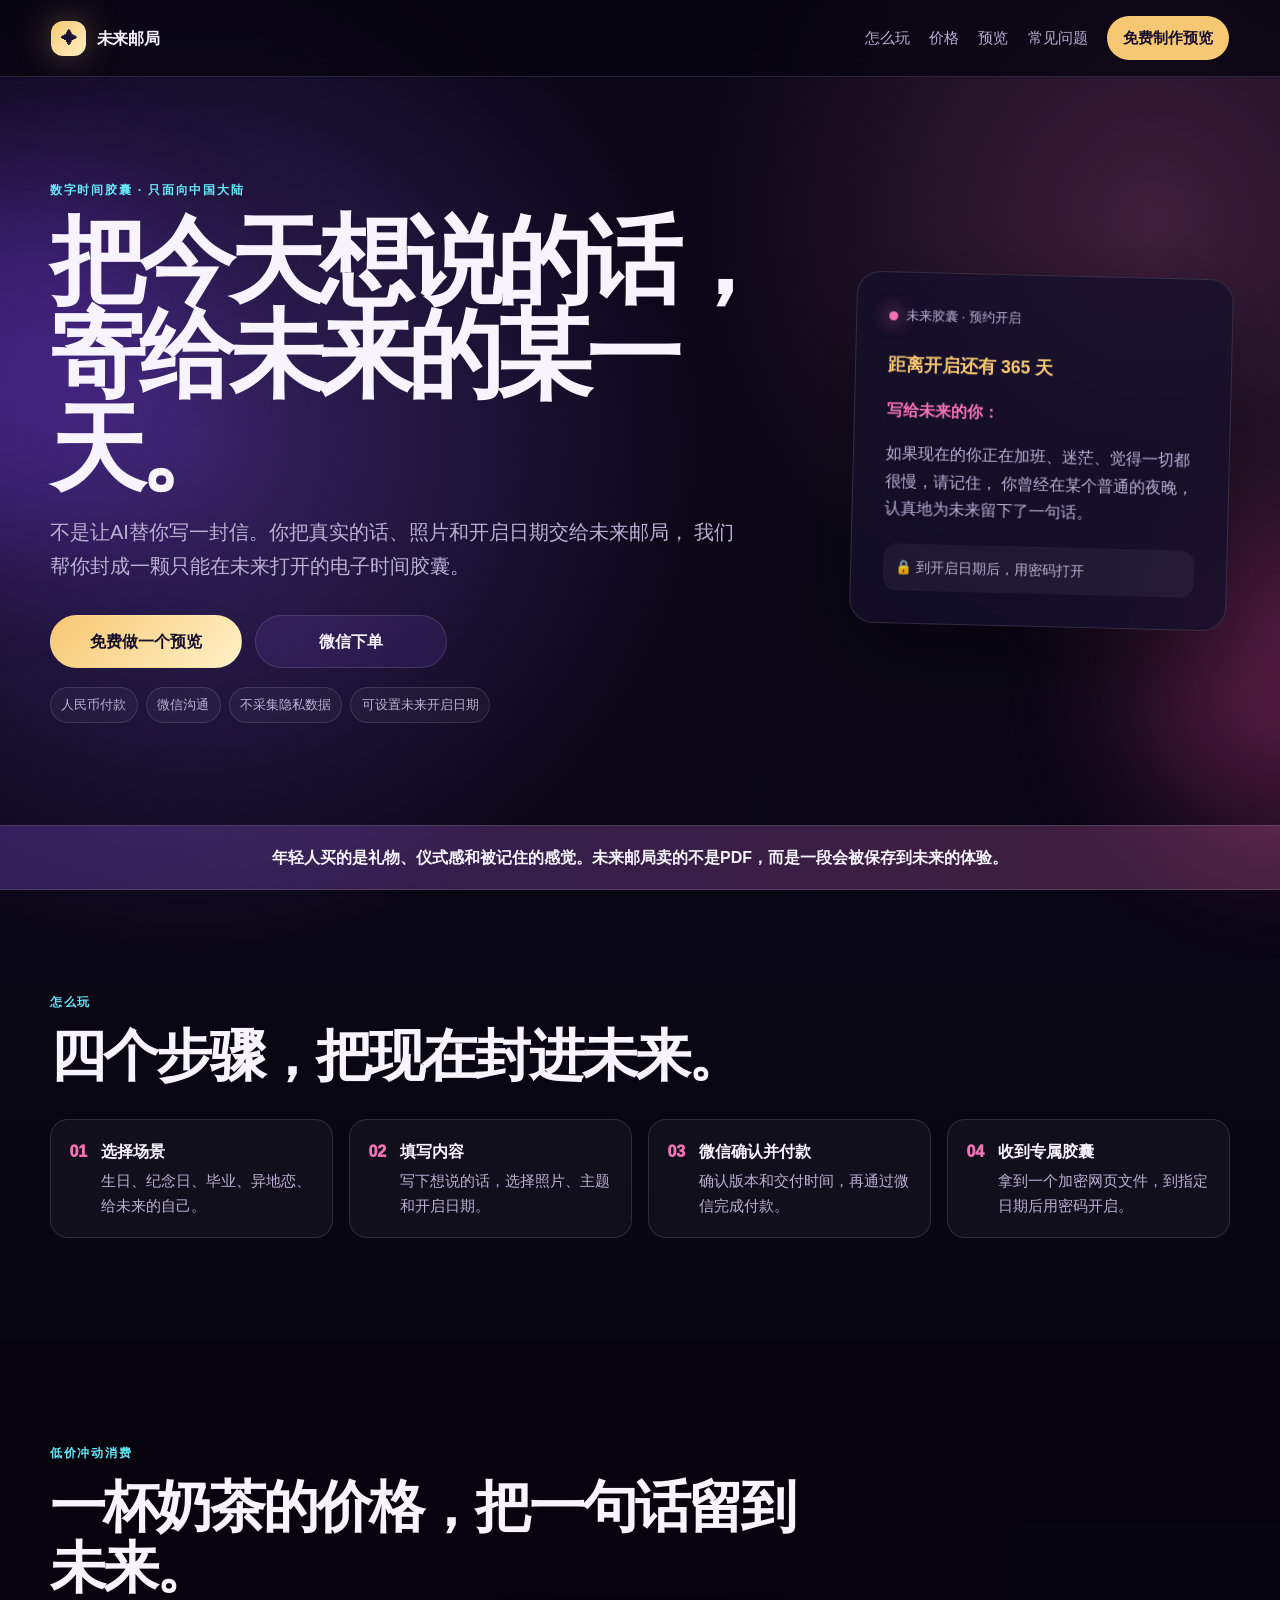
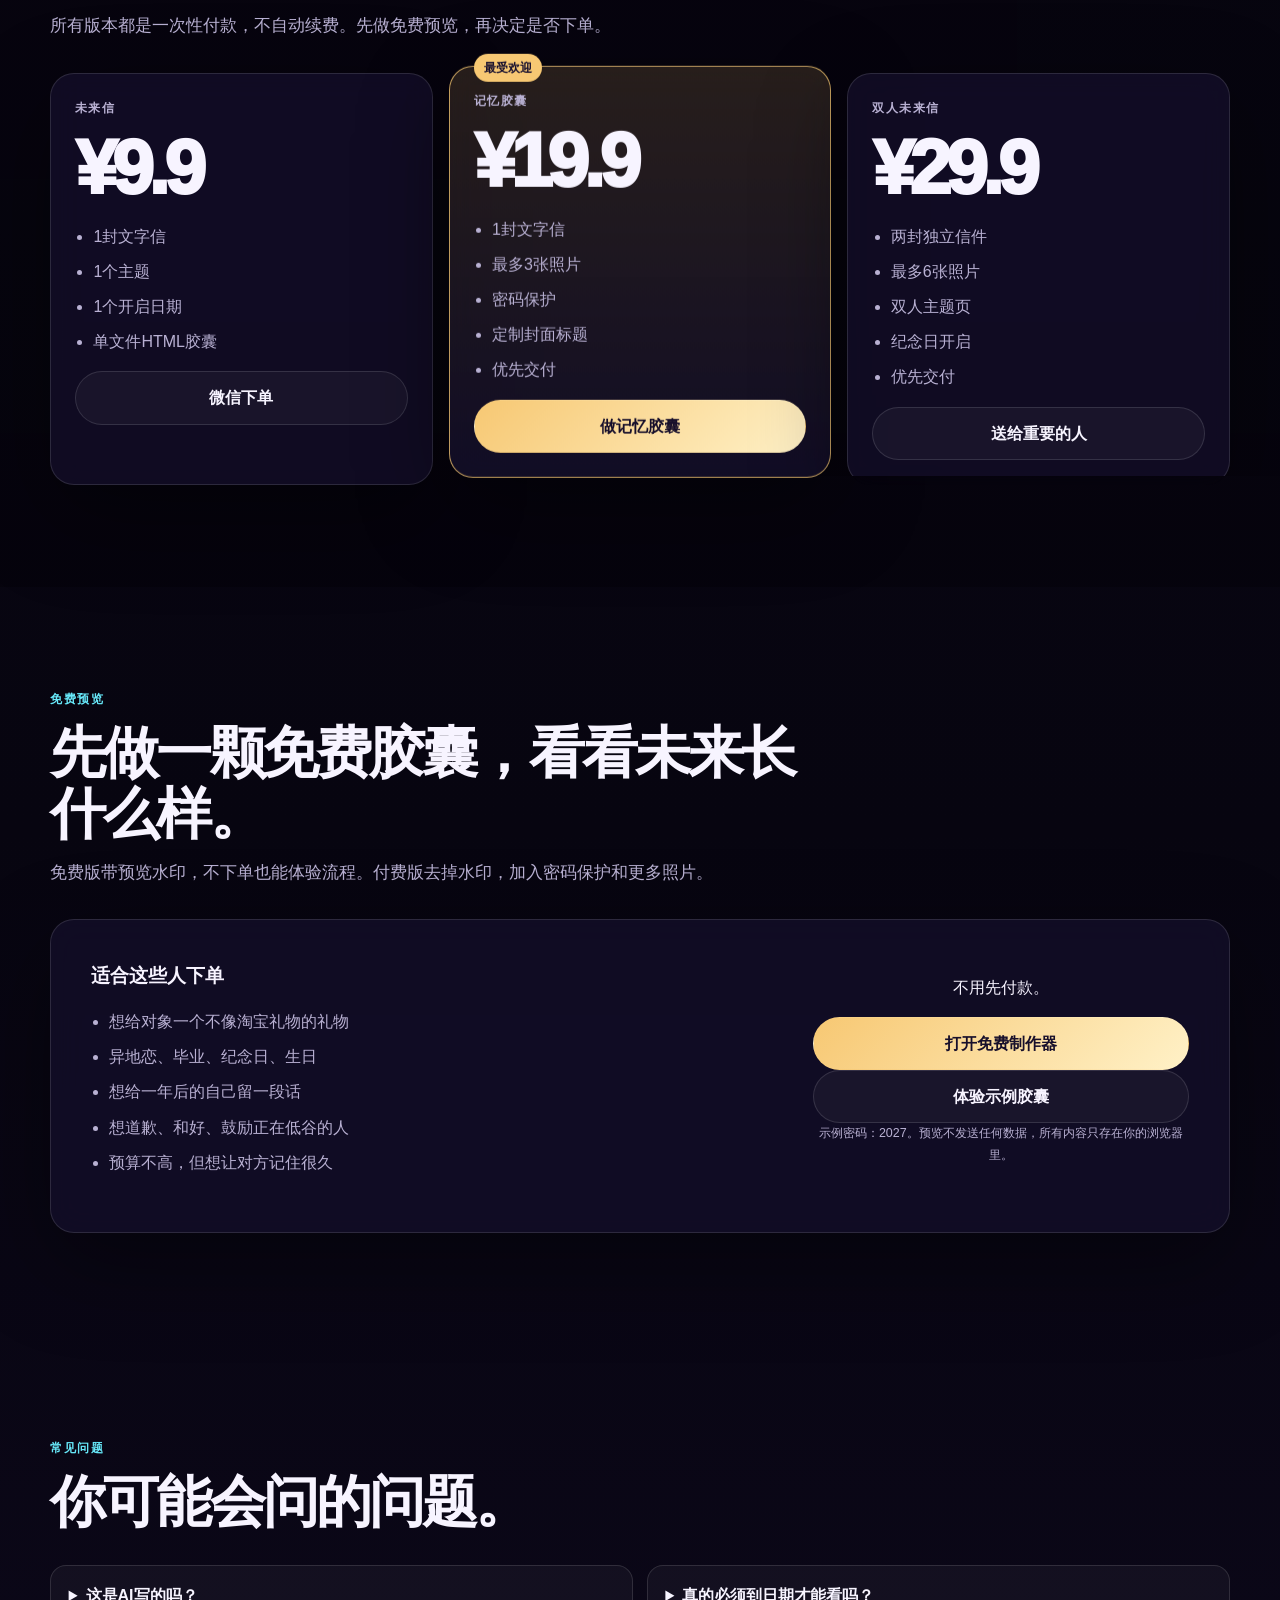
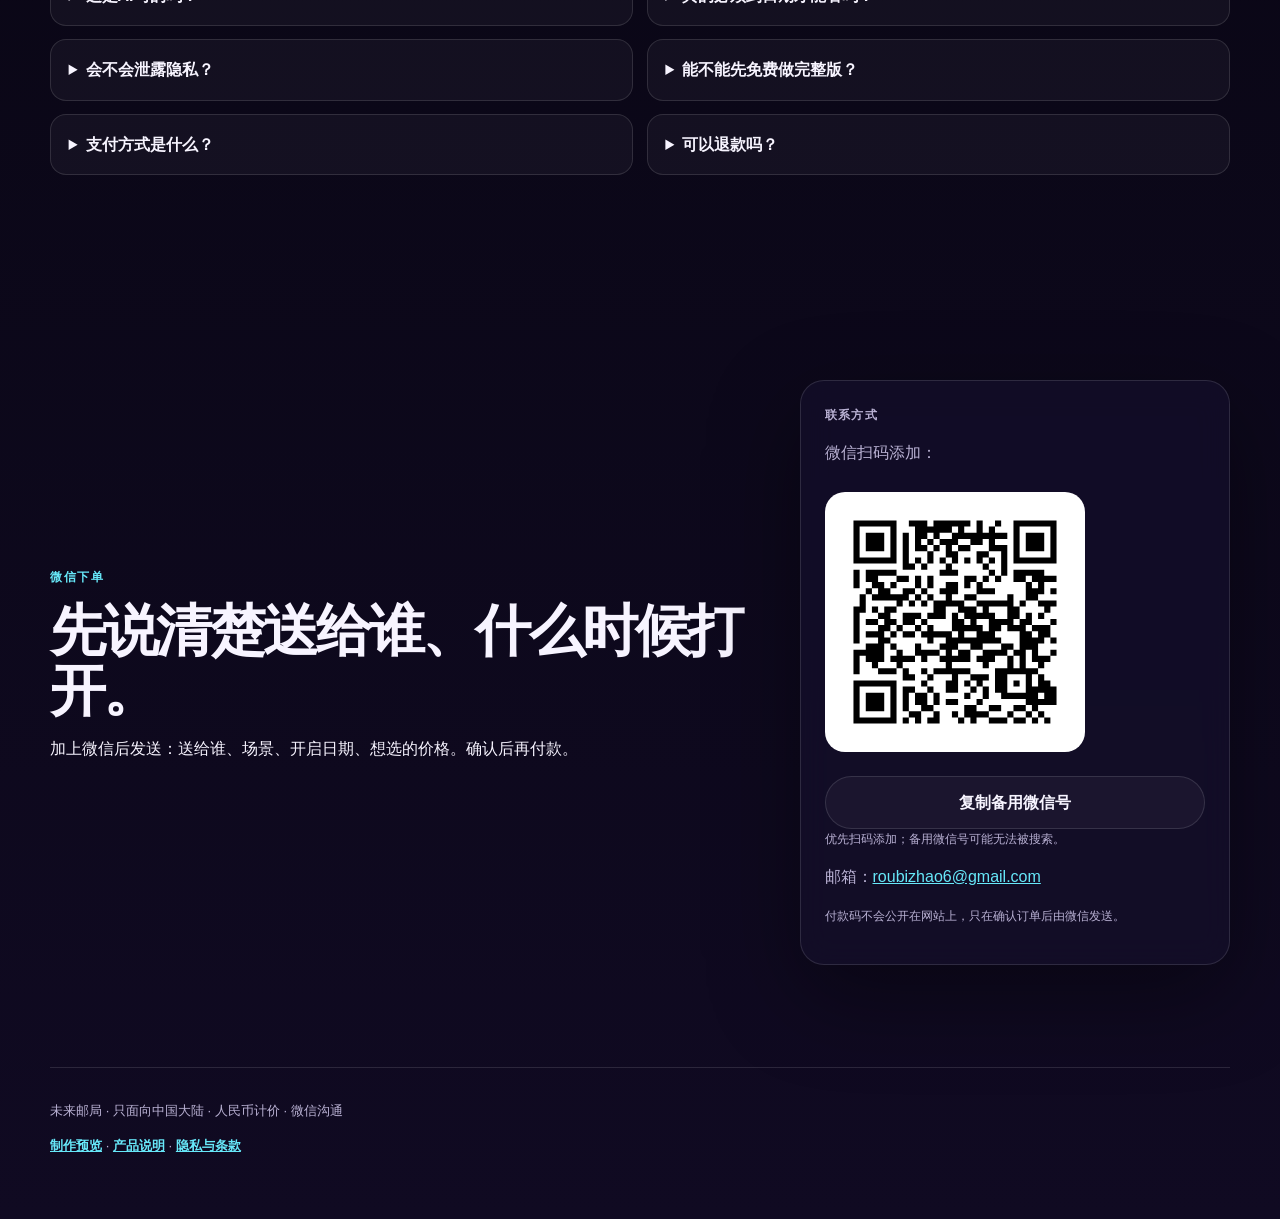
<file: future-post-office/index.html>
<!doctype html>
<html lang="zh-CN">
<head>
  <meta charset="utf-8">
  <meta name="viewport" content="width=device-width, initial-scale=1">
  <meta name="description" content="未来邮局：把今天想说的话、照片和开启日期，做成一颗只能在未来打开的电子时间胶囊。">
  <title>未来邮局 — 把今天寄给未来</title>
  <link rel="icon" href="favicon.svg" type="image/svg+xml">
  <link rel="stylesheet" href="styles.css">
</head>
<body>
  <div class="orb orb-a"></div>
  <div class="orb orb-b"></div>

  <header class="site-header">
    <a class="brand" href="#top">
      <span class="brand-mark">✦</span>
      <span>未来邮局</span>
    </a>
    <nav class="nav">
      <a href="#how">怎么玩</a>
      <a href="#pricing">价格</a>
      <a href="#sample">预览</a>
      <a href="#faq">常见问题</a>
      <a class="nav-cta" href="builder.html">免费制作预览</a>
    </nav>
  </header>

  <main id="top">
    <section class="hero section">
      <div class="hero-copy">
        <p class="eyebrow">数字时间胶囊 · 只面向中国大陆</p>
        <h1>把今天想说的话，寄给未来的某一天。</h1>
        <p class="lede">
          不是让AI替你写一封信。你把真实的话、照片和开启日期交给未来邮局，
          我们帮你封成一颗只能在未来打开的电子时间胶囊。
        </p>
        <div class="actions">
          <a class="button primary" href="builder.html">免费做一个预览</a>
          <a class="button secondary" href="#contact">微信下单</a>
        </div>
        <ul class="trust-list">
          <li>人民币付款</li>
          <li>微信沟通</li>
          <li>不采集隐私数据</li>
          <li>可设置未来开启日期</li>
        </ul>
      </div>

      <aside class="capsule-card">
        <div class="capsule-top">
          <span class="capsule-dot"></span>
          <span>未来胶囊 · 预约开启</span>
        </div>
        <div class="capsule-date" id="demo-countdown">距离开启还有 365 天</div>
        <p class="capsule-title">写给未来的你：</p>
        <p class="capsule-preview">
          如果现在的你正在加班、迷茫、觉得一切都很慢，请记住，
          你曾经在某个普通的夜晚，认真地为未来留下了一句话。
        </p>
        <div class="capsule-lock">🔒 到开启日期后，用密码打开</div>
      </aside>
    </section>

    <section class="strip">
      <p>年轻人买的是礼物、仪式感和被记住的感觉。未来邮局卖的不是PDF，而是一段会被保存到未来的体验。</p>
    </section>

    <section class="section" id="how">
      <div class="section-heading">
        <p class="eyebrow">怎么玩</p>
        <h2>四个步骤，把现在封进未来。</h2>
      </div>
      <ol class="steps">
        <li><span>01</span><div><strong>选择场景</strong><p>生日、纪念日、毕业、异地恋、给未来的自己。</p></div></li>
        <li><span>02</span><div><strong>填写内容</strong><p>写下想说的话，选择照片、主题和开启日期。</p></div></li>
        <li><span>03</span><div><strong>微信确认并付款</strong><p>确认版本和交付时间，再通过微信完成付款。</p></div></li>
        <li><span>04</span><div><strong>收到专属胶囊</strong><p>拿到一个加密网页文件，到指定日期后用密码开启。</p></div></li>
      </ol>
    </section>

    <section class="section dark-section" id="pricing">
      <div class="section-heading">
        <p class="eyebrow">低价冲动消费</p>
        <h2>一杯奶茶的价格，把一句话留到未来。</h2>
        <p>所有版本都是一次性付款，不自动续费。先做免费预览，再决定是否下单。</p>
      </div>
      <div class="grid three">
        <article class="price-card">
          <p class="plan">未来信</p>
          <p class="price">¥9.9</p>
          <ul>
            <li>1封文字信</li>
            <li>1个主题</li>
            <li>1个开启日期</li>
            <li>单文件HTML胶囊</li>
          </ul>
          <a class="button full" href="#contact">微信下单</a>
        </article>
        <article class="price-card featured">
          <p class="badge">最受欢迎</p>
          <p class="plan">记忆胶囊</p>
          <p class="price">¥19.9</p>
          <ul>
            <li>1封文字信</li>
            <li>最多3张照片</li>
            <li>密码保护</li>
            <li>定制封面标题</li>
            <li>优先交付</li>
          </ul>
          <a class="button full primary" href="#contact">做记忆胶囊</a>
        </article>
        <article class="price-card">
          <p class="plan">双人未来信</p>
          <p class="price">¥29.9</p>
          <ul>
            <li>两封独立信件</li>
            <li>最多6张照片</li>
            <li>双人主题页</li>
            <li>纪念日开启</li>
            <li>优先交付</li>
          </ul>
          <a class="button full" href="#contact">送给重要的人</a>
        </article>
      </div>
    </section>

    <section class="section" id="sample">
      <div class="section-heading">
        <p class="eyebrow">免费预览</p>
        <h2>先做一颗免费胶囊，看看未来长什么样。</h2>
        <p>免费版带预览水印，不下单也能体验流程。付费版去掉水印，加入密码保护和更多照片。</p>
      </div>
      <div class="preview-panel">
        <div class="preview-copy">
          <h3>适合这些人下单</h3>
          <ul class="check-list">
            <li>想给对象一个不像淘宝礼物的礼物</li>
            <li>异地恋、毕业、纪念日、生日</li>
            <li>想给一年后的自己留一段话</li>
            <li>想道歉、和好、鼓励正在低谷的人</li>
            <li>预算不高，但想让对方记住很久</li>
          </ul>
        </div>
        <div class="preview-cta">
          <p>不用先付款。</p>
          <a class="button primary full" href="builder.html">打开免费制作器</a>
          <a class="button full" href="samples/sample-locked-capsule.html">体验示例胶囊</a>
          <p class="fine-print">示例密码：2027。预览不发送任何数据，所有内容只存在你的浏览器里。</p>
        </div>
      </div>
    </section>

    <section class="section" id="faq">
      <div class="section-heading">
        <p class="eyebrow">常见问题</p>
        <h2>你可能会问的问题。</h2>
      </div>
      <div class="faq-grid">
        <details><summary>这是AI写的吗？</summary><p>你可以自己写，也可以用AI帮你整理语气。最终内容由你确认。未来邮局负责排版、封装、密码和日期开启体验。</p></details>
        <details><summary>真的必须到日期才能看吗？</summary><p>付费版会根据设备时间显示倒计时，并通过密码保护内容。它适合做仪式感礼物，不适合存放机密信息。</p></details>
        <details><summary>会不会泄露隐私？</summary><p>预览只保存在浏览器。正式交付默认只保留订单所需信息，交付完成后按约定删除原始材料。</p></details>
        <details><summary>能不能先免费做完整版？</summary><p>不能。可以免费预览，但正式版需要确认版本和付款，避免无限免费制作。</p></details>
        <details><summary>支付方式是什么？</summary><p>面向中国大陆客户，只收人民币。先通过微信确认需求，再按约定完成个人转账。</p></details>
        <details><summary>可以退款吗？</summary><p>未开始制作且无法交付时退款。已经完成并交付的定制文件不因主观改变主意自动退款。</p></details>
      </div>
    </section>

    <section class="contact section" id="contact">
      <div>
        <p class="eyebrow">微信下单</p>
        <h2>先说清楚送给谁、什么时候打开。</h2>
        <p>加上微信后发送：送给谁、场景、开启日期、想选的价格。确认后再付款。</p>
      </div>
      <div class="contact-card">
        <p class="card-label">联系方式</p>
        <p>微信扫码添加：</p>
        <img class="contact-qr" src="assets/wechat-contact-qr.svg" alt="未来邮局微信加好友二维码">
        <button class="button full" type="button" data-copy-wechat>复制备用微信号</button>
        <p class="fine-print" data-wechat-status>优先扫码添加；备用微信号可能无法被搜索。</p>
        <p>邮箱：<a href="mailto:roubizhao6@gmail.com">roubizhao6@gmail.com</a></p>
        <p class="fine-print">付款码不会公开在网站上，只在确认订单后由微信发送。</p>
      </div>
    </section>
  </main>

  <footer class="site-footer">
    <p>未来邮局 · 只面向中国大陆 · 人民币计价 · 微信沟通</p>
    <p><a href="builder.html">制作预览</a> · <a href="docs/01-product.md">产品说明</a> · <a href="docs/05-privacy-terms.md">隐私与条款</a></p>
  </footer>

  <script src="app.js"></script>
</body>
</html>
</file>
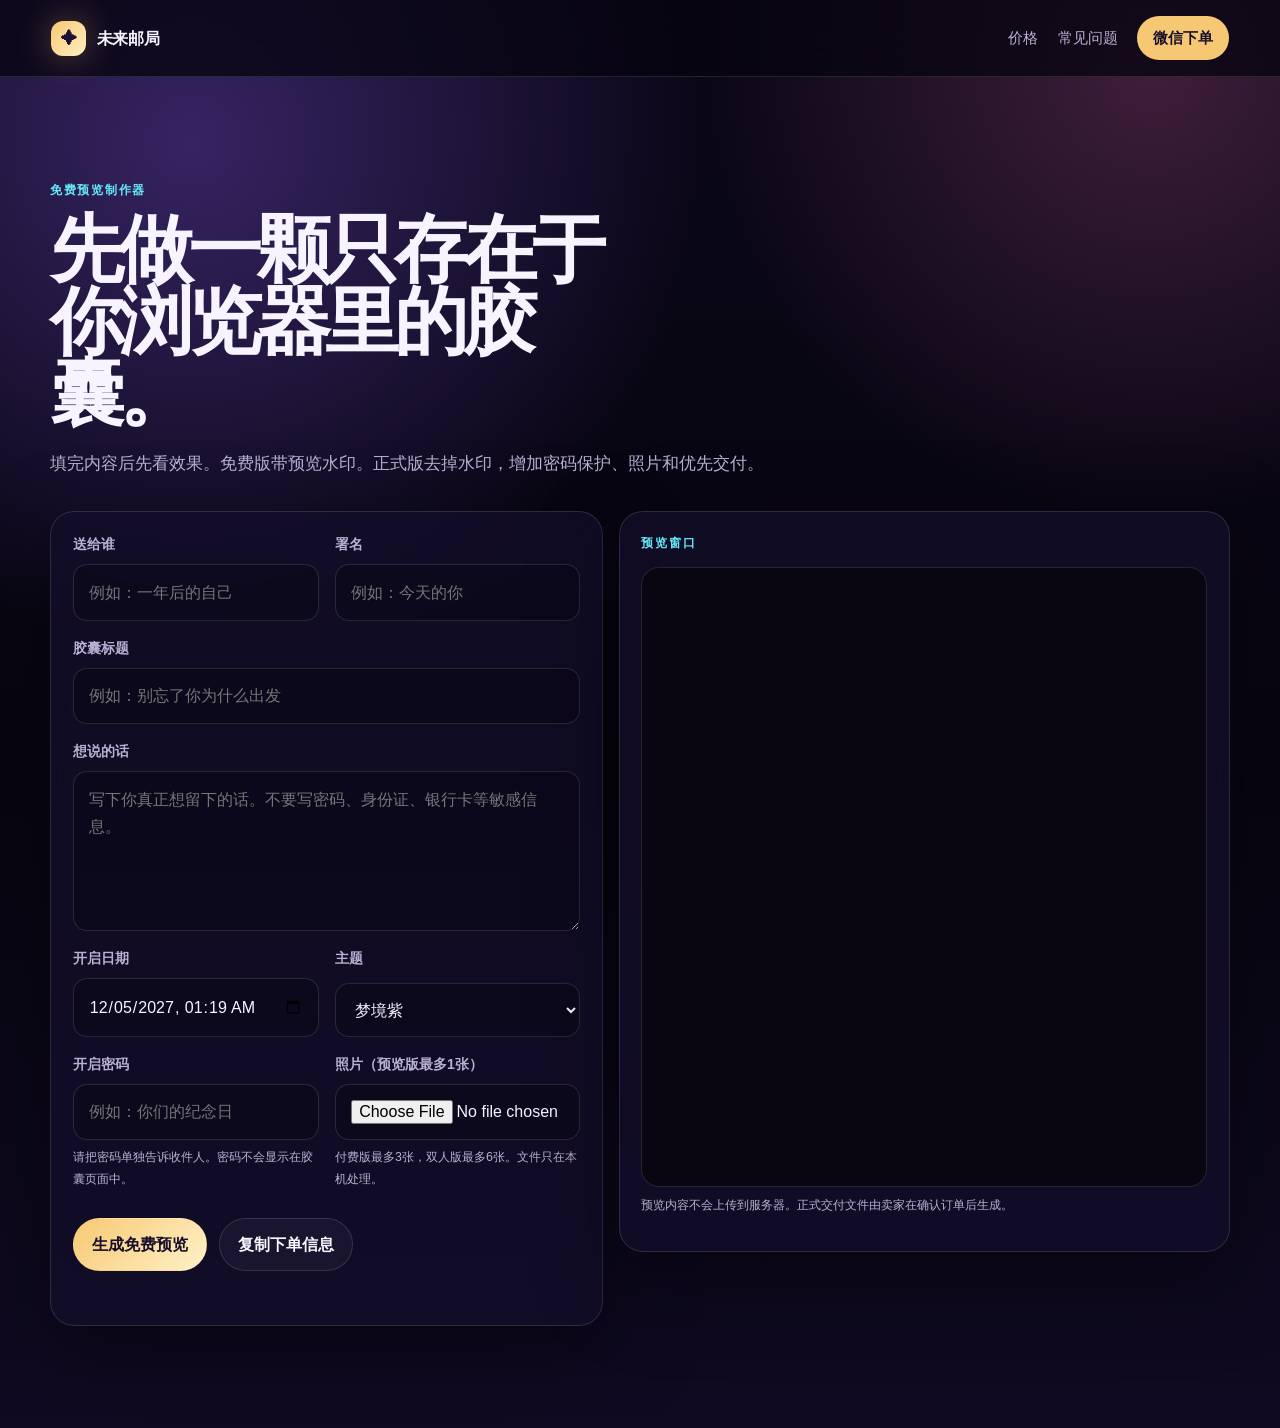
<file: future-post-office/builder.html>
<!doctype html>
<html lang="zh-CN">
<head>
  <meta charset="utf-8">
  <meta name="viewport" content="width=device-width, initial-scale=1">
  <meta name="description" content="未来邮局免费预览制作器。">
  <title>免费制作未来胶囊 — 未来邮局</title>
  <link rel="icon" href="favicon.svg" type="image/svg+xml">
  <link rel="stylesheet" href="styles.css">
</head>
<body>
  <header class="site-header">
    <a class="brand" href="index.html"><span class="brand-mark">✦</span><span>未来邮局</span></a>
    <nav class="nav">
      <a href="index.html#pricing">价格</a>
      <a href="index.html#faq">常见问题</a>
      <a class="nav-cta" href="index.html#contact">微信下单</a>
    </nav>
  </header>

  <main class="section">
    <div class="section-heading">
      <p class="eyebrow">免费预览制作器</p>
      <h1 style="font-size:clamp(2.4rem,6vw,4.6rem)">先做一颗只存在于你浏览器里的胶囊。</h1>
      <p>填完内容后先看效果。免费版带预览水印。正式版去掉水印，增加密码保护、照片和优先交付。</p>
    </div>

    <div class="builder-layout">
      <section class="builder-card">
        <form id="capsule-form">
          <div class="form-grid">
            <div class="field">
              <label for="recipient">送给谁</label>
              <input id="recipient" name="recipient" maxlength="30" placeholder="例如：一年后的自己" required>
            </div>
            <div class="field">
              <label for="sender">署名</label>
              <input id="sender" name="sender" maxlength="30" placeholder="例如：今天的你">
            </div>
            <div class="field full">
              <label for="title">胶囊标题</label>
              <input id="title" name="title" maxlength="50" placeholder="例如：别忘了你为什么出发" required>
            </div>
            <div class="field full">
              <label for="message">想说的话</label>
              <textarea id="message" name="message" maxlength="4000" placeholder="写下你真正想留下的话。不要写密码、身份证、银行卡等敏感信息。" required></textarea>
            </div>
            <div class="field">
              <label for="openAt">开启日期</label>
              <input id="openAt" name="openAt" type="datetime-local" required>
            </div>
            <div class="field">
              <label for="theme">主题</label>
              <select id="theme" name="theme">
                <option value="dream">梦境紫</option>
                <option value="dawn">黎明橙</option>
                <option value="bloom">花期粉</option>
              </select>
            </div>
            <div class="field">
              <label for="password">开启密码</label>
              <input id="password" name="password" type="password" minlength="4" maxlength="30" placeholder="例如：你们的纪念日" required>
              <p class="file-note">请把密码单独告诉收件人。密码不会显示在胶囊页面中。</p>
            </div>
            <div class="field">
              <label for="photos">照片（预览版最多1张）</label>
              <input id="photos" name="photos" type="file" accept="image/png,image/jpeg,image/webp">
              <p class="file-note">付费版最多3张，双人版最多6张。文件只在本机处理。</p>
            </div>
          </div>

          <div class="form-actions">
            <button class="button primary" type="submit">生成免费预览</button>
            <button class="button" type="button" id="copy-order">复制下单信息</button>
            <button class="button primary" type="button" id="download-capsule" hidden>下载正式版胶囊</button>
          </div>
          <p class="status" id="builder-status"></p>
        </form>
      </section>

      <section class="builder-card">
        <p class="eyebrow">预览窗口</p>
        <iframe class="preview-frame" id="preview-frame" title="胶囊预览"></iframe>
        <p class="fine-print">预览内容不会上传到服务器。正式交付文件由卖家在确认订单后生成。</p>
      </section>
    </div>
  </main>

  <script src="capsule-engine.js"></script>
  <script>window.CAPSULE_MODE = "preview";</script>
  <script src="builder.js"></script>
</body>
</html>
</file>
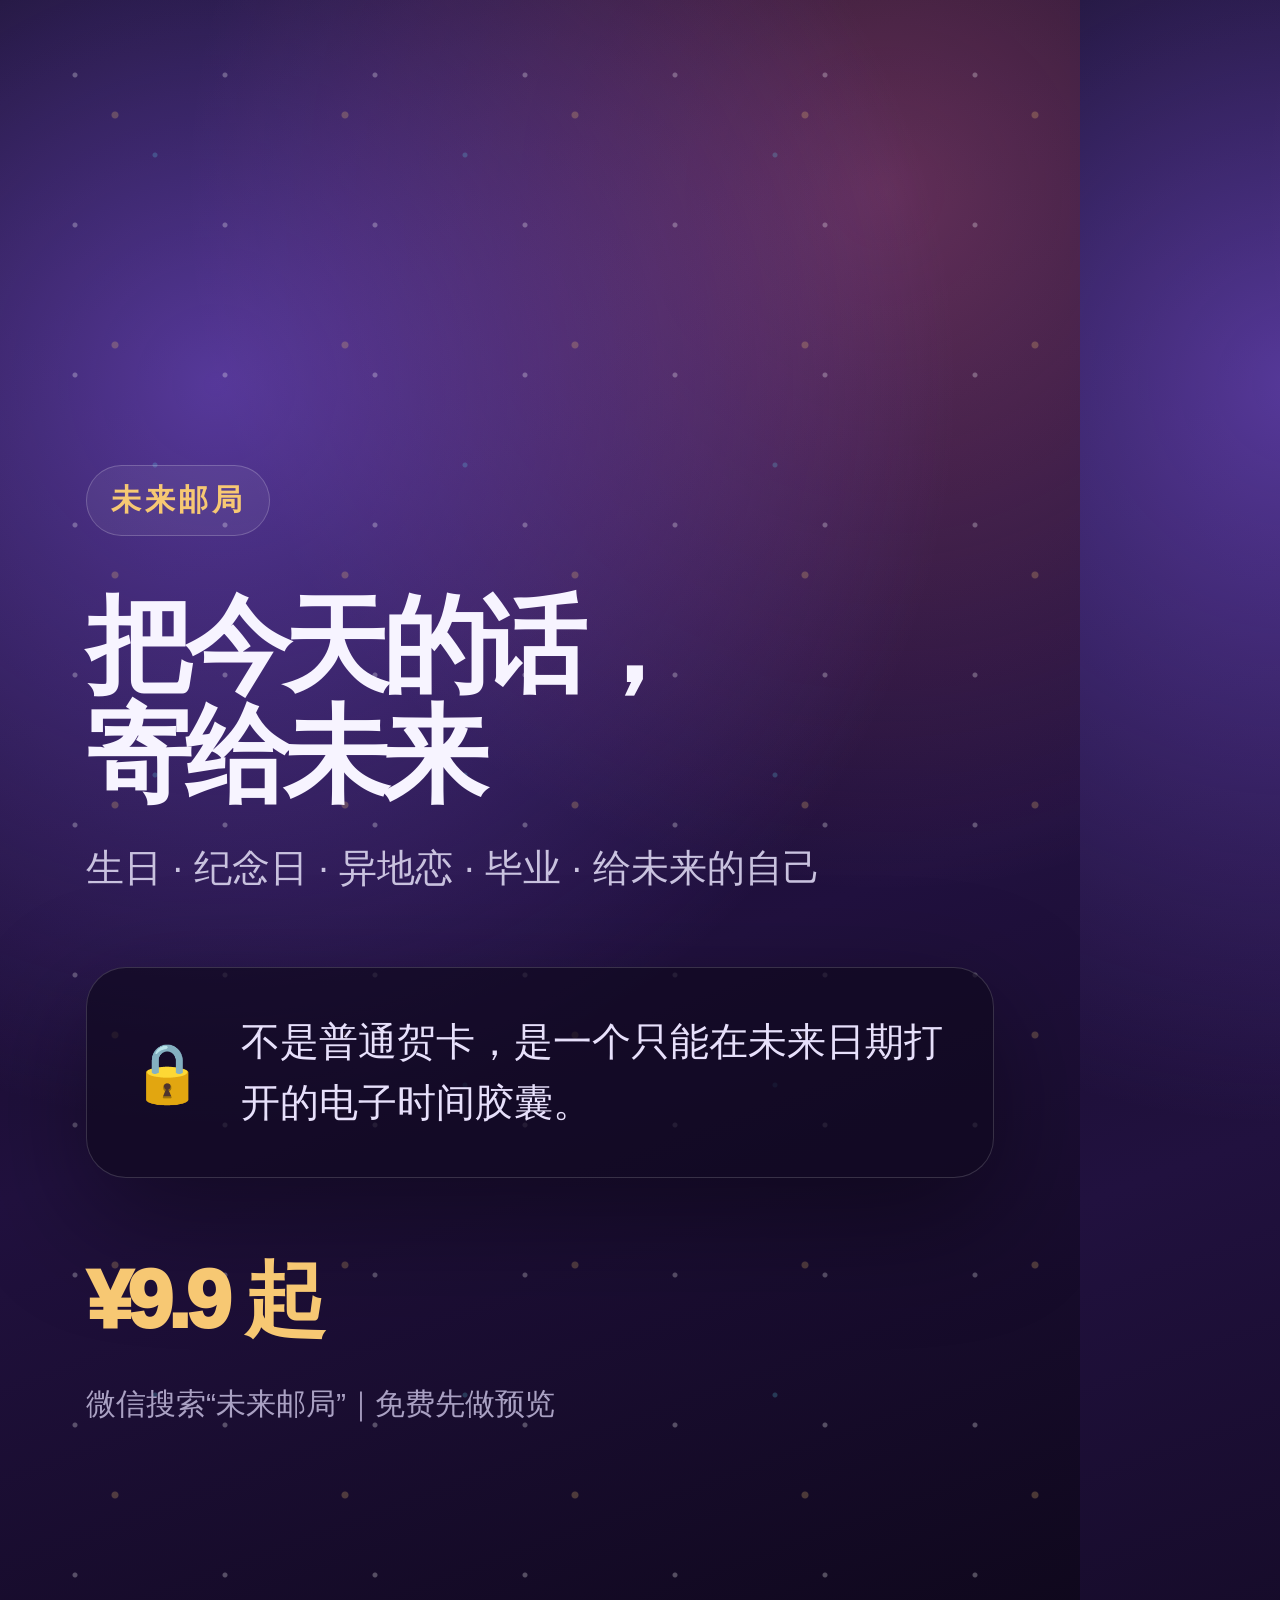
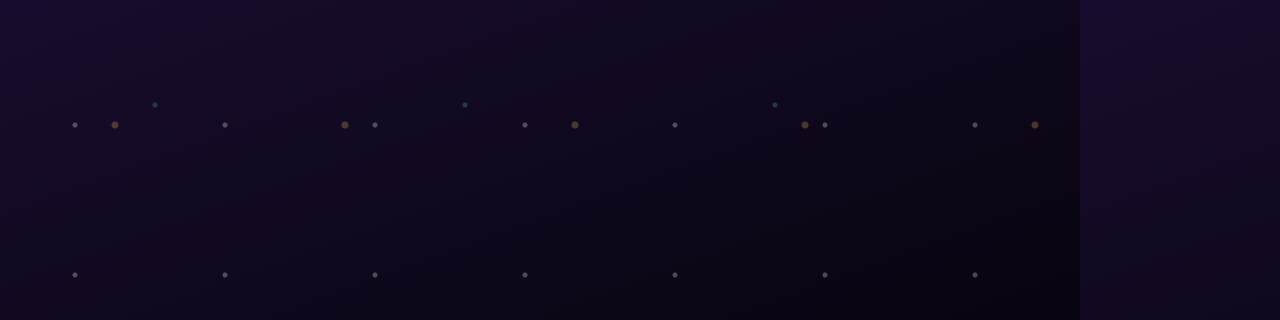
<file: future-post-office/marketing/poster.html>
<!doctype html>
<html lang="zh-CN">
<head>
  <meta charset="utf-8">
  <meta name="viewport" content="width=1080,height=1920,initial-scale=1">
  <title>未来邮局宣传海报</title>
  <link rel="stylesheet" href="poster.css">
</head>
<body>
  <main class="poster">
    <div class="stars"></div>
    <div class="badge" id="badge">未来邮局</div>
    <h1 id="title">把今天的话，寄给未来</h1>
    <p class="sub" id="subtitle">生日 · 纪念日 · 异地恋 · 毕业 · 给未来的自己</p>
    <div class="capsule">
      <span class="lock">🔒</span>
      <p id="detail">不是普通贺卡，是一个只能在未来日期打开的电子时间胶囊。</p>
    </div>
    <div class="price" id="price">¥9.9 起</div>
    <p class="footer">微信搜索“未来邮局”｜免费先做预览</p>
  </main>
  <script src="poster.js"></script>
</body>
</html>
</file>
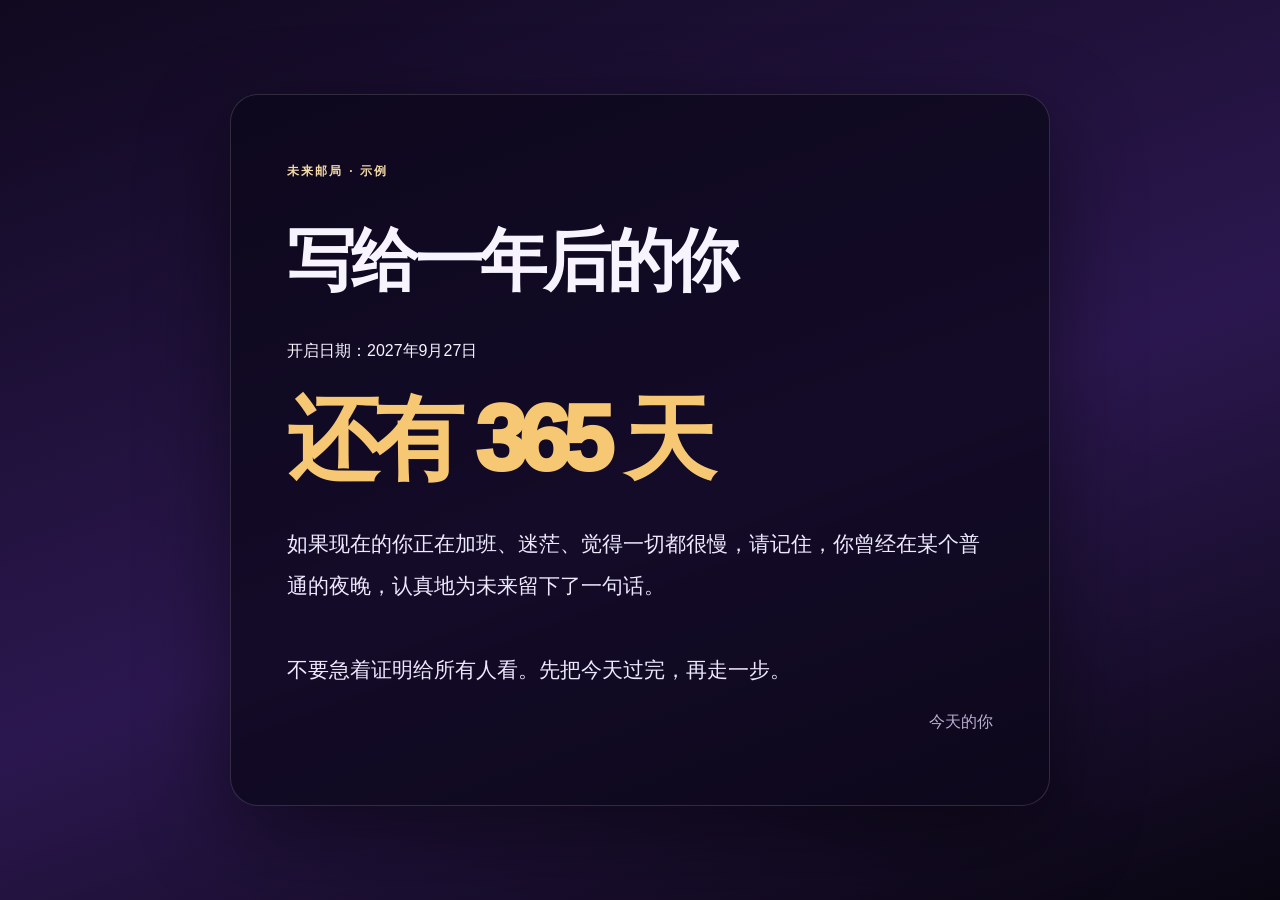
<file: future-post-office/samples/sample-capsule.html>
<!doctype html>
<html lang="zh-CN">
<head>
<meta charset="utf-8">
<meta name="viewport" content="width=device-width, initial-scale=1">
<title>未来邮局示例胶囊</title>
<style>
*{box-sizing:border-box}body{margin:0;min-height:100vh;display:grid;place-items:center;padding:24px;background:linear-gradient(160deg,#10091f,#2b174f 55%,#090611);color:#f7f4ff;font-family:-apple-system,BlinkMacSystemFont,"PingFang SC","Microsoft YaHei",sans-serif}
.shell{width:min(820px,100%);padding:clamp(24px,6vw,56px);border:1px solid rgba(255,255,255,.14);border-radius:28px;background:rgba(12,8,25,.72);box-shadow:0 30px 90px rgba(0,0,0,.48)}
.eyebrow{color:#f3d9a5;font-size:12px;font-weight:900;letter-spacing:.18em;text-transform:uppercase}h1{font-size:clamp(36px,8vw,68px);line-height:1.03;letter-spacing:-.06em}.count{color:#f7c873;font-size:clamp(42px,12vw,92px);font-weight:950;letter-spacing:-.08em}.letter{font-size:clamp(17px,3vw,21px);line-height:2;color:#eee9ff}.sig{text-align:right;color:#b9b1d3}
</style>
</head>
<body>
  <main class="shell">
    <p class="eyebrow">未来邮局 · 示例</p>
    <h1>写给一年后的你</h1>
    <p>开启日期：2027年9月27日</p>
    <div class="count">还有 365 天</div>
    <p class="letter">
      如果现在的你正在加班、迷茫、觉得一切都很慢，请记住，你曾经在某个普通的夜晚，认真地为未来留下了一句话。<br><br>
      不要急着证明给所有人看。先把今天过完，再走一步。
    </p>
    <p class="sig">今天的你</p>
  </main>
</body>
</html>
</file>
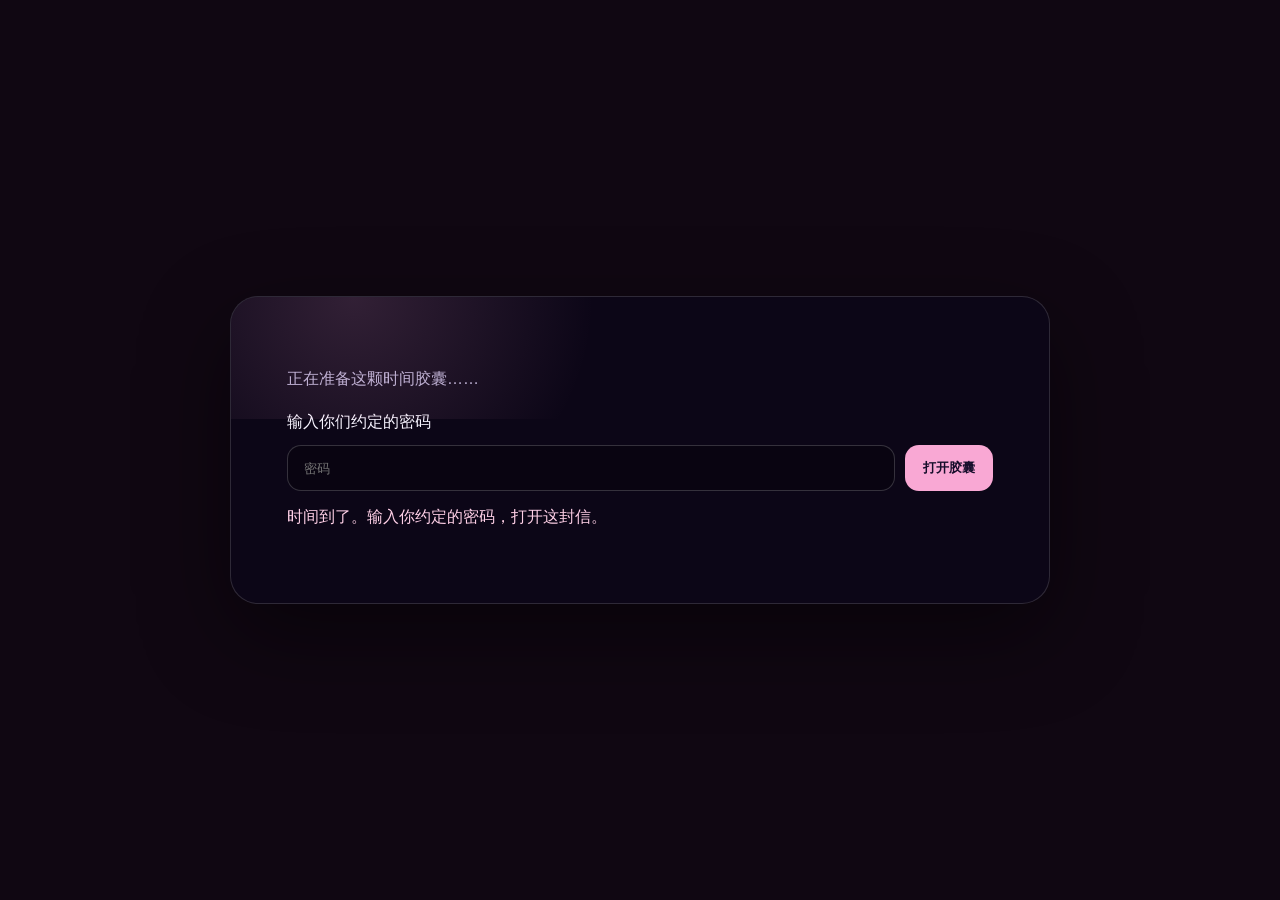
<file: future-post-office/samples/sample-locked-capsule.html>
<!doctype html>
<html lang="zh-CN">
<head>
<meta charset="utf-8">
<meta name="viewport" content="width=device-width, initial-scale=1">
<title>未来邮局</title>
<style>:root{--capsule-bg:#100712;--capsule-accent:#f9a8d4;--capsule-soft:#ffd0e7}
    *{box-sizing:border-box}body{margin:0;min-height:100vh;color:#f7f4ff;font-family:-apple-system,BlinkMacSystemFont,"PingFang SC","Microsoft YaHei",sans-serif;background:var(--capsule-bg);display:grid;place-items:center;padding:24px}
    .capsule-shell{width:min(820px,100%);border:1px solid rgba(255,255,255,.14);border-radius:28px;background:rgba(12,8,25,.72);box-shadow:0 30px 90px rgba(0,0,0,.48);padding:clamp(24px,6vw,56px);position:relative;overflow:hidden}
    .capsule-shell:before{content:"";position:absolute;inset:-40% 40% 60% -30%;background:radial-gradient(circle,var(--capsule-accent),transparent 62%);opacity:.16;pointer-events:none}
    .eyebrow{color:var(--capsule-soft);font-size:12px;font-weight:900;letter-spacing:.18em;text-transform:uppercase}
    h1{font-size:clamp(34px,8vw,68px);line-height:1.03;letter-spacing:-.06em;margin:14px 0}.to-line,.muted{color:#b9b1d3}
    .big-countdown{font-size:clamp(40px,12vw,92px);font-weight:950;letter-spacing:-.08em;color:var(--capsule-accent);margin:22px 0}
    .letter{margin:24px 0;color:#eee9ff;font-size:clamp(17px,3vw,21px);line-height:2;white-space:normal}
    .signature{color:#b9b1d3;text-align:right}.photo-grid{display:grid;grid-template-columns:repeat(auto-fit,minmax(180px,1fr));gap:12px;margin:24px 0}.photo-grid img{width:100%;height:240px;object-fit:cover;border-radius:18px;border:1px solid rgba(255,255,255,.14)}
    .lock-panel{display:grid;gap:12px;margin-top:22px}.lock-panel[hidden]{display:none}.password-row{display:flex;gap:10px;flex-wrap:wrap}.password-row input{flex:1;min-width:200px;padding:14px 16px;border-radius:14px;border:1px solid rgba(255,255,255,.18);background:rgba(0,0,0,.25);color:#fff}
    button{padding:14px 18px;border:0;border-radius:14px;background:var(--capsule-accent);color:#160e2b;font-weight:900;cursor:pointer}.status{min-height:24px;color:var(--capsule-soft)}.watermark{position:absolute;right:-42px;top:32px;transform:rotate(34deg);padding:10px 56px;background:rgba(255,255,255,.12);color:rgba(255,255,255,.65);font-weight:900}
    @media(max-width:560px){.photo-grid img{height:190px}.capsule-shell{padding:22px}}
  </style>
</head>
<body>
<main class="capsule-shell">
  <div id="capsule-root"><p class="muted">正在准备这颗时间胶囊……</p></div>
  <section class="lock-panel" id="lock-panel" hidden>
    <label for="capsule-password">输入你们约定的密码</label>
    <div class="password-row">
      <input id="capsule-password" type="password" autocomplete="off" placeholder="密码">
      <button id="unlock-button" type="button">打开胶囊</button>
    </div>
  </section>
  <p class="status" id="capsule-status"></p>
</main>
<script>window.CAPSULE_DATA={"mode":"locked","openAt":"2020-01-01T00:00:00.000Z","theme":"bloom","recipientHint":"未来的你","salt":"Q/on8qCNNi0Bx1UcP3soNA==","iv":"zwwoU1Wbf7R4CicU","cipher":"P6jxSy7mEG75KcIiNdLw6po777xngyfz5LHf0IHEYCYyYX05GXZ1hpvcxCVsdJp9VoPdPkr0UaDUx9g8g1bfdrwSwhyNwSdew6gXdleCVn7cy9Kp3M4n5NBwJo6AIep9xirpBCwxfuS0ctgAAsWZrgyzflrBMFmTdGWG9UhV3BW0GGcSuqpzpQr4hsJ2UQXglY/cmM7sLbLrHD1iDW4g2slRhc8Glhzp+IdA1U4DVREUDe5Plv0y5g0V3/FOGkswUZBw4SvUQxa8Y/08scHyqNlHiiy1PN7GC3YsXzxX1IERA4/znLMYd/1lkhpiO0Swd7rkFp499yJkPndV+FOpTp8XAOqSzn2ADNOyJ5ExNmzkCgrGPmH9uRhcxVHUq3IrKQ0hgcQ="};(function capsuleViewerBootstrap() {
    const data = window.CAPSULE_DATA;
    const root = document.getElementById("capsule-root");
    const status = document.getElementById("capsule-status");
    const lockPanel = document.getElementById("lock-panel");
    const passwordInput = document.getElementById("capsule-password");
    const unlockButton = document.getElementById("unlock-button");

    const themes = {
      dream: {
        bg: "linear-gradient(160deg,#10091f,#2b174f 55%,#090611)",
        accent: "#f7c873",
        soft: "#f3d9a5"
      },
      dawn: {
        bg: "linear-gradient(160deg,#15100f,#523122 50%,#0b0706)",
        accent: "#ffb77a",
        soft: "#ffd7b4"
      },
      bloom: {
        bg: "linear-gradient(160deg,#160c1b,#5a1d4d 55%,#0e060f)",
        accent: "#f9a8d4",
        soft: "#ffd0e7"
      }
    };

    const theme = themes[data.theme] || themes.dream;

    function escapeHtml(value) {
      return String(value || "")
        .replace(/&/g, "&amp;")
        .replace(/</g, "&lt;")
        .replace(/>/g, "&gt;")
        .replace(/"/g, "&quot;")
        .replace(/'/g, "&#039;");
    }

    function formatDate(value) {
      const date = new Date(value);
      if (Number.isNaN(date.getTime())) return value;
      return date.toLocaleString("zh-CN", {
        year: "numeric",
        month: "long",
        day: "numeric",
        hour: "2-digit",
        minute: "2-digit"
      });
    }

    function renderContent(content, preview) {
      const photos = Array.isArray(content.photos) ? content.photos : [];
      root.innerHTML = `
        <div class="capsule-open">
          <p class="eyebrow">${preview ? "未来邮局预览" : "时间胶囊已开启"}</p>
          <h1>${escapeHtml(content.title || "给未来的你")}</h1>
          <p class="to-line">写给：${escapeHtml(content.recipient || "未来")}</p>
          <article class="letter">${escapeHtml(content.message || "").replace(/\n/g, "<br>")}</article>
          ${photos.length ? `<div class="photo-grid">${photos.map((photo) => `<img src="${photo}" alt="胶囊照片">`).join("")}</div>` : ""}
          <p class="signature">${escapeHtml(content.sender || "")} · 封存于 ${formatDate(content.createdAt || new Date().toISOString())}</p>
          ${preview ? '<div class="watermark">未来邮局免费预览</div>' : ""}
        </div>
      `;
      status.textContent = "";
    }

    function showCountdown() {
      const openAt = new Date(data.openAt);
      const now = new Date();
      const diff = openAt.getTime() - now.getTime();

      if (Number.isNaN(openAt.getTime())) {
        status.textContent = "开启日期无效，请联系制作人。";
        return false;
      }

      if (diff <= 0) {
        lockPanel.hidden = false;
        status.textContent = "时间到了。输入你约定的密码，打开这封信。";
        return true;
      }

      const days = Math.ceil(diff / 86400000);
      const hours = Math.ceil(diff / 3600000);
      const text = days > 1 ? `还有 ${days} 天` : `还有 ${hours} 小时`;
      root.innerHTML = `
        <div class="locked-capsule">
          <p class="eyebrow">未来邮局</p>
          <h1>${escapeHtml(data.recipientHint || "给未来的你")}</h1>
          <p>这颗胶囊将在 <strong>${formatDate(data.openAt)}</strong> 开启。</p>
          <div class="big-countdown">${text}</div>
          <p class="muted">提前打开只会看到倒计时。到约定时间后，输入密码才能阅读内容。</p>
        </div>
      `;
      lockPanel.hidden = true;
      status.textContent = "";
      return false;
    }

    async function decryptContent(password) {
      const salt = Uint8Array.from(atob(data.salt), (char) => char.charCodeAt(0));
      const iv = Uint8Array.from(atob(data.iv), (char) => char.charCodeAt(0));
      const cipher = Uint8Array.from(atob(data.cipher), (char) => char.charCodeAt(0));

      const keyMaterial = await crypto.subtle.importKey(
        "raw",
        new TextEncoder().encode(password),
        "PBKDF2",
        false,
        ["deriveKey"]
      );

      const key = await crypto.subtle.deriveKey(
        { name: "PBKDF2", salt, iterations: 120000, hash: "SHA-256" },
        keyMaterial,
        { name: "AES-GCM", length: 256 },
        false,
        ["decrypt"]
      );

      const plaintext = await crypto.subtle.decrypt({ name: "AES-GCM", iv }, key, cipher);
      return JSON.parse(new TextDecoder().decode(plaintext));
    }

    if (data.mode === "preview") {
      renderContent(data, true);
      return;
    }

    showCountdown();

    unlockButton.addEventListener("click", async () => {
      const password = passwordInput.value;
      if (!password) {
        status.textContent = "请输入密码。";
        return;
      }

      status.textContent = "正在打开……";
      try {
        const content = await decryptContent(password);
        renderContent(content, false);
      } catch (error) {
        status.textContent = "密码不正确，或文件已损坏。";
      }
    });
  })();</script>
</body>
</html>
</file>
<file: future-post-office/styles.css>
:root {
  --ink: #f7f4ff;
  --muted: #b9b1d3;
  --paper: #070510;
  --panel: rgba(20, 15, 42, 0.78);
  --panel-strong: #17102f;
  --line: rgba(255, 255, 255, 0.12);
  --violet: #8b5cf6;
  --pink: #f472b6;
  --gold: #f7c873;
  --cyan: #67e8f9;
  --shadow: 0 30px 90px rgba(0, 0, 0, 0.38);
  --radius: 24px;
}

* { box-sizing: border-box; }
html { scroll-behavior: smooth; }
body {
  margin: 0;
  color: var(--ink);
  background:
    radial-gradient(circle at 15% 10%, rgba(139, 92, 246, 0.34), transparent 32rem),
    radial-gradient(circle at 90% 5%, rgba(244, 114, 182, 0.22), transparent 28rem),
    linear-gradient(180deg, #0b0718 0%, #070510 55%, #100a22 100%);
  font-family: ui-sans-serif, -apple-system, BlinkMacSystemFont, "PingFang SC", "Microsoft YaHei", sans-serif;
  line-height: 1.7;
  min-height: 100vh;
}

a { color: inherit; }
button, input, textarea, select { font: inherit; }
button { cursor: pointer; }
[hidden] { display: none !important; }

.orb {
  position: fixed;
  z-index: -1;
  border-radius: 50%;
  filter: blur(70px);
  opacity: 0.32;
  pointer-events: none;
}
.orb-a { width: 360px; height: 360px; background: #7c3aed; top: 20%; left: -180px; }
.orb-b { width: 300px; height: 300px; background: #ec4899; right: -160px; bottom: 8%; }

.site-header {
  position: sticky;
  top: 0;
  z-index: 20;
  display: flex;
  align-items: center;
  justify-content: space-between;
  gap: 1rem;
  padding: 1rem clamp(1rem, 4vw, 4rem);
  background: rgba(7, 5, 16, 0.76);
  border-bottom: 1px solid var(--line);
  backdrop-filter: blur(18px);
}
.brand {
  display: inline-flex;
  align-items: center;
  gap: 0.65rem;
  font-weight: 900;
  letter-spacing: -0.02em;
  text-decoration: none;
}
.brand-mark {
  display: grid;
  place-items: center;
  width: 2.2rem;
  height: 2.2rem;
  border-radius: 0.75rem;
  color: #1c1034;
  background: linear-gradient(135deg, var(--gold), #fff0c2);
  box-shadow: 0 0 35px rgba(247, 200, 115, 0.35);
}
.nav { display: flex; align-items: center; gap: 1.2rem; font-size: 0.92rem; }
.nav a { color: var(--muted); text-decoration: none; }
.nav a:hover { color: var(--ink); }
.nav .nav-cta {
  color: #160e2b;
  background: var(--gold);
  border-radius: 999px;
  padding: 0.6rem 1rem;
  font-weight: 850;
}

.section {
  width: min(1180px, calc(100% - 2rem));
  margin: 0 auto;
  padding: clamp(4rem, 8vw, 7rem) 0;
}
.hero {
  display: grid;
  grid-template-columns: minmax(0, 1.35fr) minmax(310px, 0.7fr);
  gap: clamp(2rem, 6vw, 5rem);
  align-items: center;
  min-height: 78vh;
}
.eyebrow {
  margin: 0 0 0.8rem;
  color: var(--cyan);
  font-size: 0.78rem;
  font-weight: 900;
  letter-spacing: 0.14em;
  text-transform: uppercase;
}
h1, h2, h3, p { margin-top: 0; }
h1 {
  max-width: 14ch;
  margin-bottom: 1.2rem;
  font-size: clamp(2.8rem, 7.5vw, 6.2rem);
  line-height: 0.98;
  letter-spacing: -0.07em;
}
h2 {
  margin-bottom: 0.8rem;
  font-size: clamp(2rem, 4.4vw, 3.8rem);
  line-height: 1.08;
  letter-spacing: -0.05em;
}
h3 { margin-bottom: 0.7rem; }
.lede {
  max-width: 62ch;
  color: var(--muted);
  font-size: clamp(1.05rem, 2vw, 1.25rem);
}
.actions { display: flex; flex-wrap: wrap; gap: 0.8rem; margin: 2rem 0 1.2rem; }
.button {
  display: inline-flex;
  align-items: center;
  justify-content: center;
  min-height: 3.05rem;
  padding: 0.75rem 1.15rem;
  border: 1px solid var(--line);
  border-radius: 999px;
  background: rgba(255, 255, 255, 0.04);
  color: var(--ink);
  font-weight: 850;
  text-decoration: none;
  transition: transform 160ms ease, background 160ms ease, border-color 160ms ease;
}
.button:hover { transform: translateY(-1px); border-color: rgba(255,255,255,0.3); }
.button.primary {
  color: #170f2b;
  background: linear-gradient(135deg, var(--gold), #fff1c7);
  border-color: transparent;
}
.button.secondary { background: rgba(139, 92, 246, 0.12); }
.button.full { width: 100%; }
.actions .button { min-width: 12rem; }

.trust-list {
  display: flex;
  flex-wrap: wrap;
  gap: 0.5rem;
  padding: 0;
  margin: 0;
  list-style: none;
}
.trust-list li {
  padding: 0.35rem 0.65rem;
  border: 1px solid var(--line);
  border-radius: 999px;
  color: var(--muted);
  background: rgba(255,255,255,0.04);
  font-size: 0.82rem;
}

.capsule-card, .price-card, .preview-panel, .contact-card, .builder-card {
  border: 1px solid var(--line);
  border-radius: var(--radius);
  background: var(--panel);
  box-shadow: var(--shadow);
  backdrop-filter: blur(16px);
}
.capsule-card { padding: clamp(1.35rem, 3vw, 2rem); transform: rotate(1.4deg); }
.capsule-top {
  display: flex;
  align-items: center;
  gap: 0.5rem;
  color: var(--muted);
  font-size: 0.82rem;
}
.capsule-dot {
  width: 0.55rem; height: 0.55rem;
  border-radius: 50%;
  background: var(--pink);
  box-shadow: 0 0 18px var(--pink);
}
.capsule-date {
  margin: 1.5rem 0 1rem;
  color: var(--gold);
  font-size: 1.1rem;
  font-weight: 850;
}
.capsule-title { color: var(--pink); font-weight: 850; }
.capsule-preview { color: var(--muted); }
.capsule-lock {
  margin-top: 1.4rem;
  padding: 0.75rem;
  border-radius: 14px;
  background: rgba(255,255,255,0.05);
  color: var(--muted);
  font-size: 0.85rem;
}
.strip {
  padding: 1.1rem 1rem;
  background: linear-gradient(90deg, rgba(139,92,246,0.28), rgba(244,114,182,0.24));
  border-block: 1px solid var(--line);
  text-align: center;
}
.strip p { max-width: 940px; margin: 0 auto; font-weight: 800; }

.section-heading { max-width: 780px; margin-bottom: 2rem; }
.section-heading > p:last-child { color: var(--muted); font-size: 1.08rem; }
.grid { display: grid; gap: 1rem; }
.grid.three { grid-template-columns: repeat(3, minmax(0, 1fr)); }
.steps {
  display: grid;
  grid-template-columns: repeat(4, minmax(0, 1fr));
  gap: 1rem;
  padding: 0;
  margin: 0;
  list-style: none;
}
.steps li {
  display: flex;
  gap: 0.85rem;
  padding: 1.15rem;
  border: 1px solid var(--line);
  border-radius: 18px;
  background: rgba(255,255,255,0.04);
}
.steps li > span { color: var(--pink); font-weight: 950; }
.steps p { margin: 0.2rem 0 0; color: var(--muted); font-size: 0.92rem; }
.dark-section {
  width: 100%;
  max-width: none;
  padding-right: max(1rem, calc((100% - 1180px) / 2));
  padding-left: max(1rem, calc((100% - 1180px) / 2));
  background: rgba(0,0,0,0.22);
}
.price-card { position: relative; padding: 1.5rem; }
.price-card.featured {
  border-color: rgba(247, 200, 115, 0.75);
  transform: translateY(-0.45rem);
  background: linear-gradient(180deg, rgba(247,200,115,0.14), rgba(20,15,42,0.85));
}
.badge {
  position: absolute;
  top: -0.8rem;
  left: 1.5rem;
  margin: 0;
  padding: 0.25rem 0.65rem;
  border-radius: 999px;
  color: #17102f;
  background: var(--gold);
  font-size: 0.75rem;
  font-weight: 950;
}
.plan { color: var(--muted); font-size: 0.78rem; font-weight: 900; letter-spacing: 0.12em; text-transform: uppercase; }
.price {
  margin: 0.4rem 0 0.8rem;
  font-size: clamp(2.8rem, 7vw, 4.7rem);
  font-weight: 950;
  letter-spacing: -0.07em;
  line-height: 1;
}
.price-card ul, .check-list { padding-left: 1.15rem; margin: 1rem 0; }
.price-card li, .check-list li { margin: 0.5rem 0; color: var(--muted); }

.preview-panel {
  display: grid;
  grid-template-columns: 1.3fr 0.7fr;
  gap: 1.4rem;
  align-items: center;
  padding: clamp(1.4rem, 4vw, 2.5rem);
}
.preview-cta { text-align: center; }
.fine-print { color: var(--muted); font-size: 0.78rem; }
.faq-grid { display: grid; grid-template-columns: repeat(2, minmax(0, 1fr)); gap: 0.85rem; }
details {
  border: 1px solid var(--line);
  border-radius: 16px;
  background: rgba(255,255,255,0.04);
}
summary { cursor: pointer; padding: 1rem 1.1rem; font-weight: 850; }
details p, details div { padding: 0 1.1rem 1.1rem; color: var(--muted); }

.contact {
  display: grid;
  grid-template-columns: 1.25fr 0.75fr;
  gap: 2rem;
  align-items: center;
}
.contact-card { padding: 1.5rem; }
.contact-qr { width: min(260px, 100%); border-radius: 20px; background: #fff; padding: 10px; margin: 0.6rem 0 1rem; }
.card-label { color: var(--gold); font-size: 0.78rem; font-weight: 900; letter-spacing: 0.12em; text-transform: uppercase; }
.contact-card p { color: var(--muted); }
.contact-card a { color: var(--cyan); }

.site-footer {
  width: min(1180px, calc(100% - 2rem));
  margin: 0 auto;
  padding: 2rem 0 3rem;
  border-top: 1px solid var(--line);
  color: var(--muted);
  font-size: 0.82rem;
}
.site-footer a { color: var(--cyan); font-weight: 800; }

.form-grid { display: grid; grid-template-columns: 1fr 1fr; gap: 1rem; }
.field { display: grid; gap: 0.45rem; }
.field.full { grid-column: 1 / -1; }
.field label { color: var(--muted); font-size: 0.88rem; font-weight: 800; }
.field input, .field textarea, .field select {
  width: 100%;
  padding: 0.85rem 0.95rem;
  border: 1px solid var(--line);
  border-radius: 14px;
  color: var(--ink);
  background: rgba(0,0,0,0.22);
  outline: none;
}
.field textarea { min-height: 10rem; resize: vertical; }
.field input:focus, .field textarea:focus, .field select:focus { border-color: var(--cyan); }
.file-note { color: var(--muted); font-size: 0.78rem; }
.builder-layout { display: grid; grid-template-columns: minmax(0, 0.95fr) minmax(360px, 1.05fr); gap: 1rem; align-items: start; }
.builder-card { padding: 1.35rem; }
.preview-frame {
  width: 100%;
  min-height: 620px;
  border: 1px solid var(--line);
  border-radius: 18px;
  background: #090612;
}
.form-actions { display: flex; flex-wrap: wrap; gap: 0.7rem; margin-top: 1rem; }
.status { min-height: 1.4em; margin: 0.8rem 0 0; color: var(--gold); font-size: 0.86rem; }

@media (max-width: 950px) {
  .nav { display: none; }
  .hero, .contact, .builder-layout, .preview-panel { grid-template-columns: 1fr; }
  .grid.three, .steps { grid-template-columns: 1fr 1fr; }
  .price-card.featured { transform: none; }
  .capsule-card { transform: none; }
}
@media (max-width: 640px) {
  .site-header { padding: 0.8rem 1rem; }
  .section { width: min(100% - 1.25rem, 1180px); }
  .grid.three, .steps, .faq-grid, .form-grid { grid-template-columns: 1fr; }
  .field.full { grid-column: auto; }
  h1 { font-size: clamp(2.6rem, 14vw, 4.4rem); }
  .actions .button { width: 100%; }
  .preview-frame { min-height: 520px; }
}
</file>
<file: future-post-office/marketing/poster.css>
* { box-sizing: border-box; }
html, body { margin: 0; width: 1080px; height: 1920px; overflow: hidden; }
body {
  font-family: ui-sans-serif, -apple-system, BlinkMacSystemFont, "PingFang SC", "Microsoft YaHei", sans-serif;
  background:
    radial-gradient(circle at 20% 20%, rgba(139,92,246,.56), transparent 42%),
    radial-gradient(circle at 82% 10%, rgba(244,114,182,.35), transparent 36%),
    linear-gradient(160deg, #090612, #21113f 52%, #08040f);
  color: #f7f4ff;
}
.poster {
  position: relative;
  width: 100%;
  height: 100%;
  padding: 110px 86px;
  display: flex;
  flex-direction: column;
  justify-content: center;
  overflow: hidden;
}
.stars {
  position: absolute;
  inset: 0;
  background-image:
    radial-gradient(circle, rgba(255,255,255,.72) 0 2px, transparent 3px),
    radial-gradient(circle, rgba(247,200,115,.65) 0 3px, transparent 4px),
    radial-gradient(circle, rgba(103,232,249,.55) 0 2px, transparent 3px);
  background-size: 150px 150px, 230px 230px, 310px 310px;
  opacity: .38;
}
.badge {
  position: relative;
  width: fit-content;
  padding: 14px 24px;
  border: 1px solid rgba(255,255,255,.2);
  border-radius: 999px;
  color: #f7c873;
  font-size: 30px;
  font-weight: 900;
  letter-spacing: .12em;
  background: rgba(255,255,255,.06);
}
h1 {
  position: relative;
  max-width: 11ch;
  margin: 54px 0 30px;
  font-size: 106px;
  line-height: 1.04;
  letter-spacing: -0.07em;
}
.sub {
  position: relative;
  margin: 0 0 70px;
  color: #c9c2df;
  font-size: 38px;
  line-height: 1.5;
}
.capsule {
  position: relative;
  display: grid;
  grid-template-columns: 86px 1fr;
  gap: 24px;
  align-items: center;
  padding: 44px;
  border: 1px solid rgba(255,255,255,.16);
  border-radius: 40px;
  background: rgba(16,9,31,.72);
  box-shadow: 0 40px 120px rgba(0,0,0,.42);
}
.lock { font-size: 58px; }
.capsule p { margin: 0; color: #e7e0fb; font-size: 39px; line-height: 1.55; }
.price {
  position: relative;
  margin-top: 68px;
  color: #f7c873;
  font-size: 82px;
  font-weight: 950;
  letter-spacing: -.06em;
}
.footer {
  position: relative;
  margin-top: 28px;
  color: #aaa1c3;
  font-size: 30px;
}
</file>
